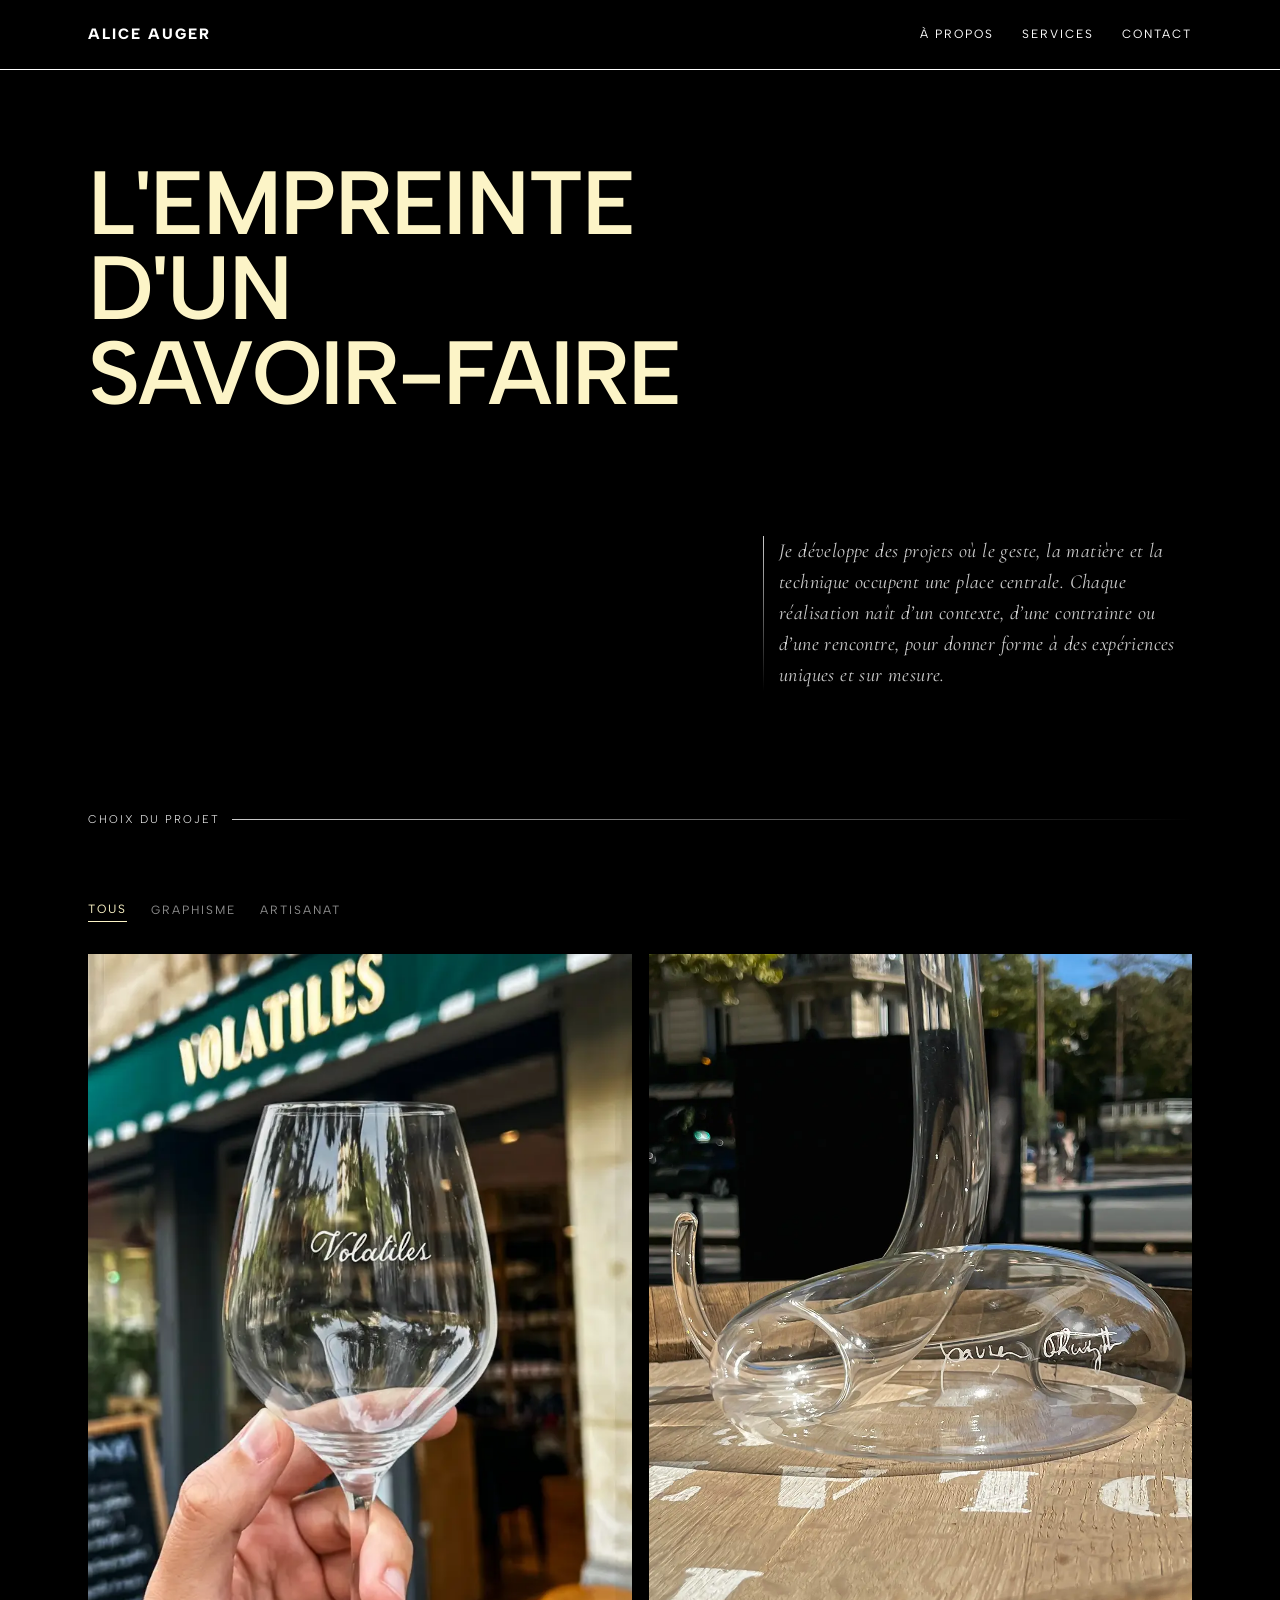
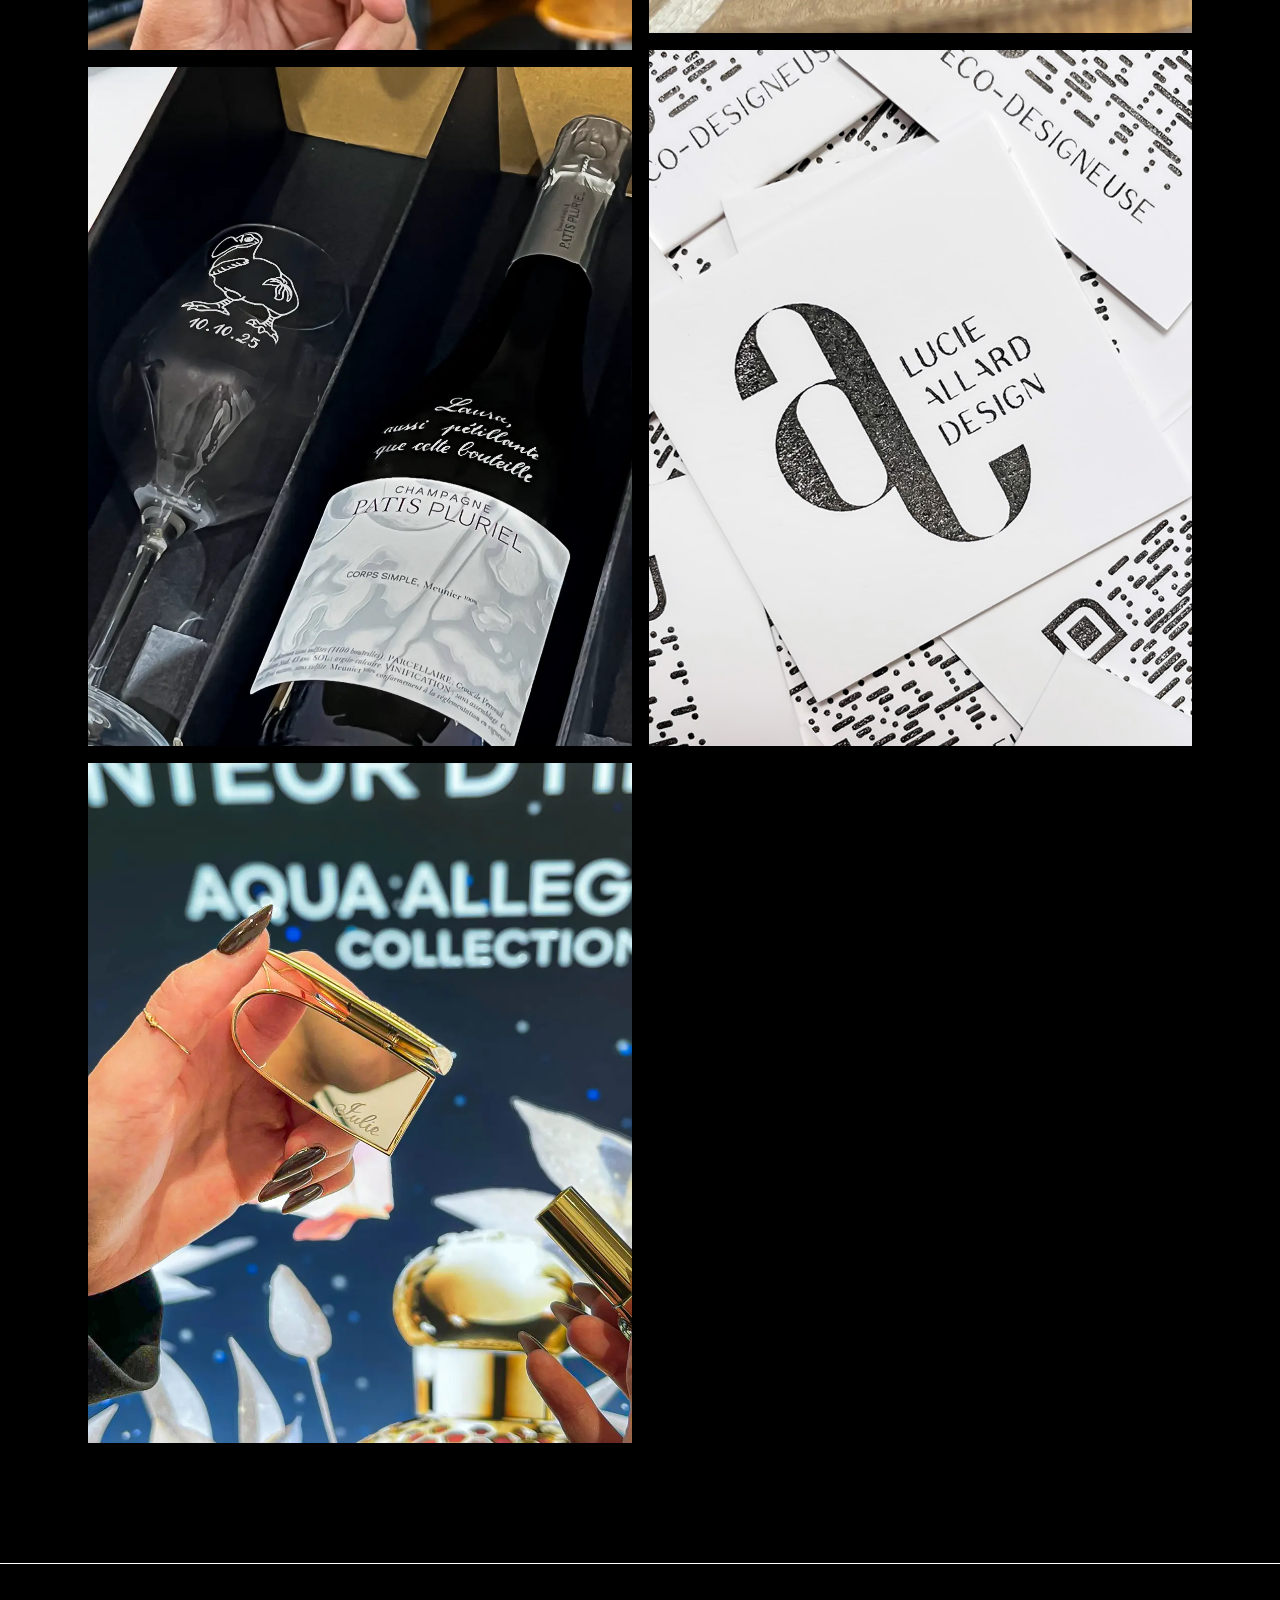
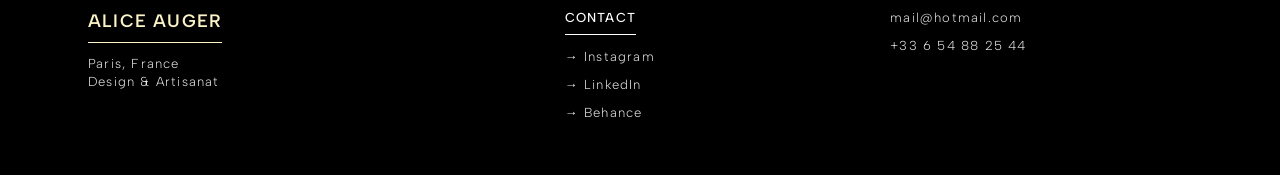
<file: index.html>
<!DOCTYPE html>
<html lang="fr">

<head>
    <meta charset="UTF-8">
    <meta name="viewport" content="width=device-width, initial-scale=1.0">
    <title>Accueil | Alice Auger</title>
    <link rel="stylesheet" href="css/style.css">
</head>


<body>
    <div class="progress-bar"></div>
    <header>
        <div class="logo">
            <div class="reveal-mask">
                <div class="reveal-logo">ALICE AUGER</div>
            </div>
        </div>

        <input type="checkbox" id="burger-check">
        <label for="burger-check" class="hamburger" aria-label="Ouvrir le menu">
            <span class="bar"></span>
            <span class="bar"></span>
            <span class="bar"></span>
        </label>

        <nav aria-label="Navigation principale">
            <a href="sections.html">À PROPOS</a>
            <a href="sections2.html">SERVICES</a>
            <a href="sections3.html">CONTACT</a>
        </nav>
    </header>



    <main>
        <section class="hero">
            <h1 class="hero-title">
                <span class="reveal-mask">
                    <span class="reveal-text">
                        L'empreinte <br>
                        d'un <br>savoir-faire
                    </span>
                </span>
            </h1>

            <div class="hero-details">
                <div class="hero-col-left"></div>
                <div class="hero-col-right">
                    <div class="divider-line2"></div>

                    <div class="reveal-mask">
                        <p class="reveal-text">
                            Je développe des projets où le geste, la matière et la technique occupent une place
                            centrale. Chaque réalisation naît d’un contexte, d’une contrainte ou d’une rencontre, pour
                            donner forme à des expériences uniques et sur mesure. </p>
                        </span>
                    </div>
                </div>
            </div>

            <div class="next-label" id="portfolio">
                <span class="txt-label">CHOIX DU PROJET</span>
                <div class="divider-line"></div>
            </div>
        </section>

        <section class="gallery">
            <div class="filter-nav">
                <button class="filter-btn active" data-filter="all">Tous</button>
                <button class="filter-btn" data-filter="graphisme">Graphisme</button>
                <button class="filter-btn" data-filter="artisanat">Artisanat</button>
            </div>

            <div class="grid-layout">

                <!---------------PROJET N°1. VOLATILES--------------->
                <div class="grid-item item-main événement & artisanat">
                    <a href="projet-page.html?id=volatiles">
                        <img src="image/home/vol-1.webp" loading="lazy"
                            alt="Gravure artisanale réalisée lors d'une animation à la cave à vin Volatiles">
                        <div class="item-overlay">
                            <div class="category">
                                <div class="divider-line3"></div>
                                ÉVÉNEMENT & GRAVURE
                            </div>
                            <div class="project-name">Volatiles
                                <div class="project-date">2025-2026</div>
                            </div>
                        </div>
                    </a>
                </div>

                <!---------------PROJET N°2. CARAFE THUIZAT--------------->
                <div class="grid-item item-side geste et artisanat">

                    <a href="projet-page.html?id=thuizat-carafe">
                        <img src="image/home/thuizat.webp" loading="lazy" alt="gravure signature">
                        <div class="item-overlay">
                            <div class="category">
                                <div class="divider-line3"></div>
                                DESIGN & GRAVURE
                            </div>
                            <div class="project-name">Gravure <br> Carafe Riedel
                                <div class="project-date">2025</div>
                            </div>
                        </div>
                    </a>
                </div>
                <!---------------PROJET N°3. LUCIE--------------->
                <div class="grid-item item-main graphisme & système">
                    <a href="projet-page.html?id=lucie-allard">
                        <img src="image/home/logo1.jpg" loading="lazy" alt="Identité visuelle créée pour Lucie Allard Design">

                        <div class="item-overlay">
                            <div class="category">
                                <div class="divider-line3"></div>
                                IDENTITÉ VISUELLE
                            </div>

                            <div class="project-info-bottom">
                                <div class="project-name">Lucie Allard Design</div>
                                <div class="project-date">2024</div>
                            </div>
                        </div>
                    </a>
                </div>
                <!---------------PROJET N°8. HIBOU----------
                <div class="grid-item item-main graphisme et expérimentation">
                    <a href="projet-page.html?id=archi-lucas">
                        <img src="image/home/archi2.webp" alt="design graphique et illustration">
                        <div class="item-overlay">
                            <div class="category">
                                <div class="divider-line3"></div>
                                GRAPHISME & ILLUSTRATION
                            </div>
                            <div class="project-name">L'archimede
                                <div class="project-date">2022</div>
                            </div>
                        </div>
                    </a>
                </div>----->
                <!---------------PROJET N°5. GRAVURE PERSO--------------->
                <div class="grid-item item-side geste et artisanat">
                    <a href="projet-page.html?id=perso">
                        <img src="image/home/client-illu(3).webp" loading="lazy" alt="design perso gravure">
                        <div class="item-overlay">
                            <div class="category">
                                <div class="divider-line3"></div>
                                RECHERCHE & CREATION
                            </div>
                            <div class="project-name">Design & Artisanat
                                <div class="project-date">depuis 2024</div>
                            </div>
                        </div>
                    </a>
                </div>


                <!---------------PROJET N°4. JAAJ----------
                <div class="grid-item item-side design et système">
                    <a href="projet-page.html?id=jaaj-ttf">
                        <img src="image/home/jaaj-2.webp" loading="lazy" alt="jaaj-ttf">
                        <div class="item-overlay">
                            <div class="category">
                                <div class="divider-line3"></div>
                                DESIGN TYPOGRAPHIQUE
                            </div>
                            <div class="project-name">Jaaj.ttf
                                <div class="project-date">2019</div>
                            </div>
                        </div>
                    </a>
                </div>
----->

                <!---------------PROJET N°6. LIRE-----------
                <div class="grid-item item-side graphisme">
                    <a href="projet-page.html?id=memoire">
                        <img src="image/home/id.webp" loading="lazy" alt="design d'interface">
                        <div class="item-overlay">
                            <div class="category">
                                <div class="divider-line3"></div>
                                DESIGN GRAPHIQUE & NUMERIQUE
                            </div>
                            <div class="project-name">I DO.
                                <div class="project-date">2019-2021</div>
                            </div>
                        </div>
                    </a>
                </div>---->
                <!---------------PROJET N°7. LVMH--------------->
                <div class="grid-item item-side artisanat">
                    <a href="projet-page.html?id=lvmh">
                        <img src="image/home/anim-calli(1).webp" loading="lazy" alt="gravure boutique paris">
                        <div class="item-overlay">
                            <div class="category">
                                <div class="divider-line3"></div>
                                ANIMATION GRAVURE
                            </div>
                            <div class="project-name">Partout à Paris
                                <div class="project-date">depuis 2019</div>
                            </div>
                        </div>
                    </a>
                </div>



            </div>
        </section>
    </main>

    <footer>
        <div class="footer-wrap">
            <div class="f-col">
                <div class="f-logo">ALICE AUGER</div>
                <p class="f-sub">Paris, France<br>Design & Artisanat</p>
            </div>
            <div class="f-col ">
                <h2 class="f-title">CONTACT</h1>
                    <a href="#">→ Instagram</a>
                    <a href="#">→ LinkedIn</a>
                    <a href="#">→ Behance</a>
            </div>
            <div class="f-col1">
                <p>mail@hotmail.com</p>
                <p>+33 6 54 88 25 44</p>

            </div>
        </div>
    </footer>
    <script src="js/data.js"></script>
    <script src="js/script.js"></script>
</body>

</html>
</file>
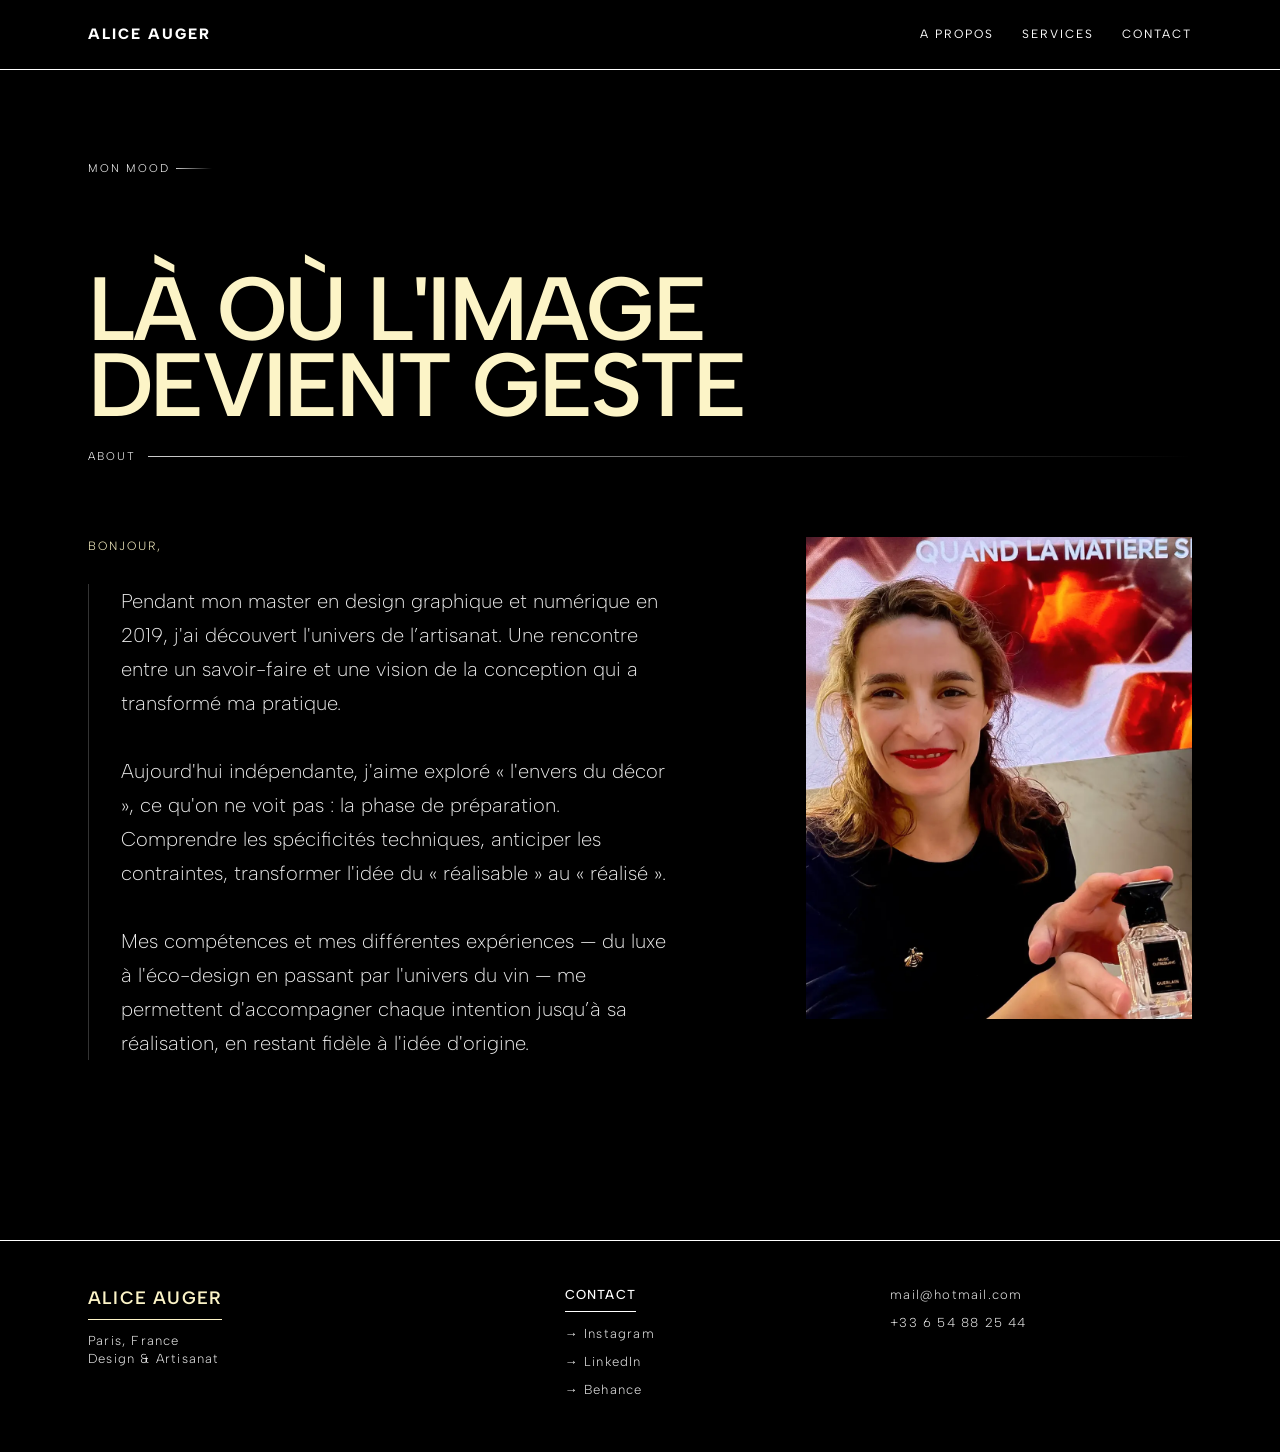
<file: sections.html>
<!DOCTYPE html>
<html lang="fr">

<head>
    <meta charset="UTF-8">
    <meta name="viewport" content="width=device-width, initial-scale=1.0">
    <title>Nom du Projet | Alice Auger</title>
    <link rel="stylesheet" href="css/style.css">
    <link rel="stylesheet" href="css/projet-page.css">
    <link rel="stylesheet" href="css/sections.css">

</head>

<body>
    <div class="progress-bar"></div>
    <header>
        <div class="logo">
            <div class="reveal-mask">
                <a href="index.html">
                    <div class="reveal-logo">ALICE AUGER</div>
                </a>
            </div>
        </div>

        <input type="checkbox" id="burger-check">
        <label for="burger-check" class="hamburger">
            <span class="bar"></span>
            <span class="bar"></span>
            <span class="bar"></span>
        </label>

        <nav>
            <a href="#">A PROPOS</a>
            <a href="sections2.html">SERVICES</a>
            <a href="sections3.html">CONTACT</a>
        </nav>
    </header>

    <main>
   

        <section class="hero about-hero">
            <div class="about-title-area">
                <div class="about-title">
                    <div class="reveal-mask">
                        <div class="category about-category">
                            MON MOOD <div class="divider-line3"></div>
                        </div>
                    </div>
                    <div class="reveal-mask">
                        <div class="about-name name-project reveal-text">
                            Là où l'image <br>devient geste
                        </div>
                    </div>
                </div>

            </div>

            </div>
            <div class="next-label">
                <span class="txt-label">ABOUT</span>
                <div class="divider-line"></div>
            </div>
        </section>

        <section class="about-content-section">
            <div class="about-grid">
                <div class="about-text-block">
                    <h2 class="details-title">Bonjour,</h2>
                    <div class="inner-text-content">
                        <p>
                            Pendant mon master en design graphique et numérique en 2019, j'ai découvert l'univers de
                            l’artisanat. Une rencontre entre un savoir-faire et une vision de la conception qui a
                            transformé ma pratique.<br><br>

                            Aujourd'hui indépendante, j'aime exploré « l'envers du décor », ce qu'on ne voit pas :
                            la phase de préparation. Comprendre les spécificités techniques, anticiper les contraintes,
                            transformer l'idée du « réalisable » au « réalisé ».
<br><br>
                            Mes compétences et mes différentes expériences — du luxe à l'éco-design en passant par
                            l'univers du vin — me permettent d'accompagner chaque intention jusqu’à sa réalisation, en restant fidèle à l'idée d'origine.

                        </p>
                    </div>
                </div>

                <div class="about-image-block">
                    <img src="image/nav/glh-1.webp" alt="Studio View">
                </div>
            </div>
        </section>
  
    </main>
    <footer>
        <div class="footer-wrap">
            <div class="f-col">
                <div class="f-logo">ALICE AUGER</div>
                <p class="f-sub">Paris, France<br>Design & Artisanat</p>
            </div>
            <div class="f-col ">
                <h1 class="f-title">CONTACT</h1>
                <a href="#">→ Instagram</a>
                <a href="#">→ LinkedIn</a>
                <a href="#">→ Behance</a>
            </div>
            <div class="f-col1">
                <p>mail@hotmail.com</p>
                <p>+33 6 54 88 25 44</p>

            </div>
        </div>
    </footer>
    <script src="js/data.js"></script>
    <script src="js/script.js"></script>
    <script src="js/projet-manager.js"></script>

</body>

</html>
</file>
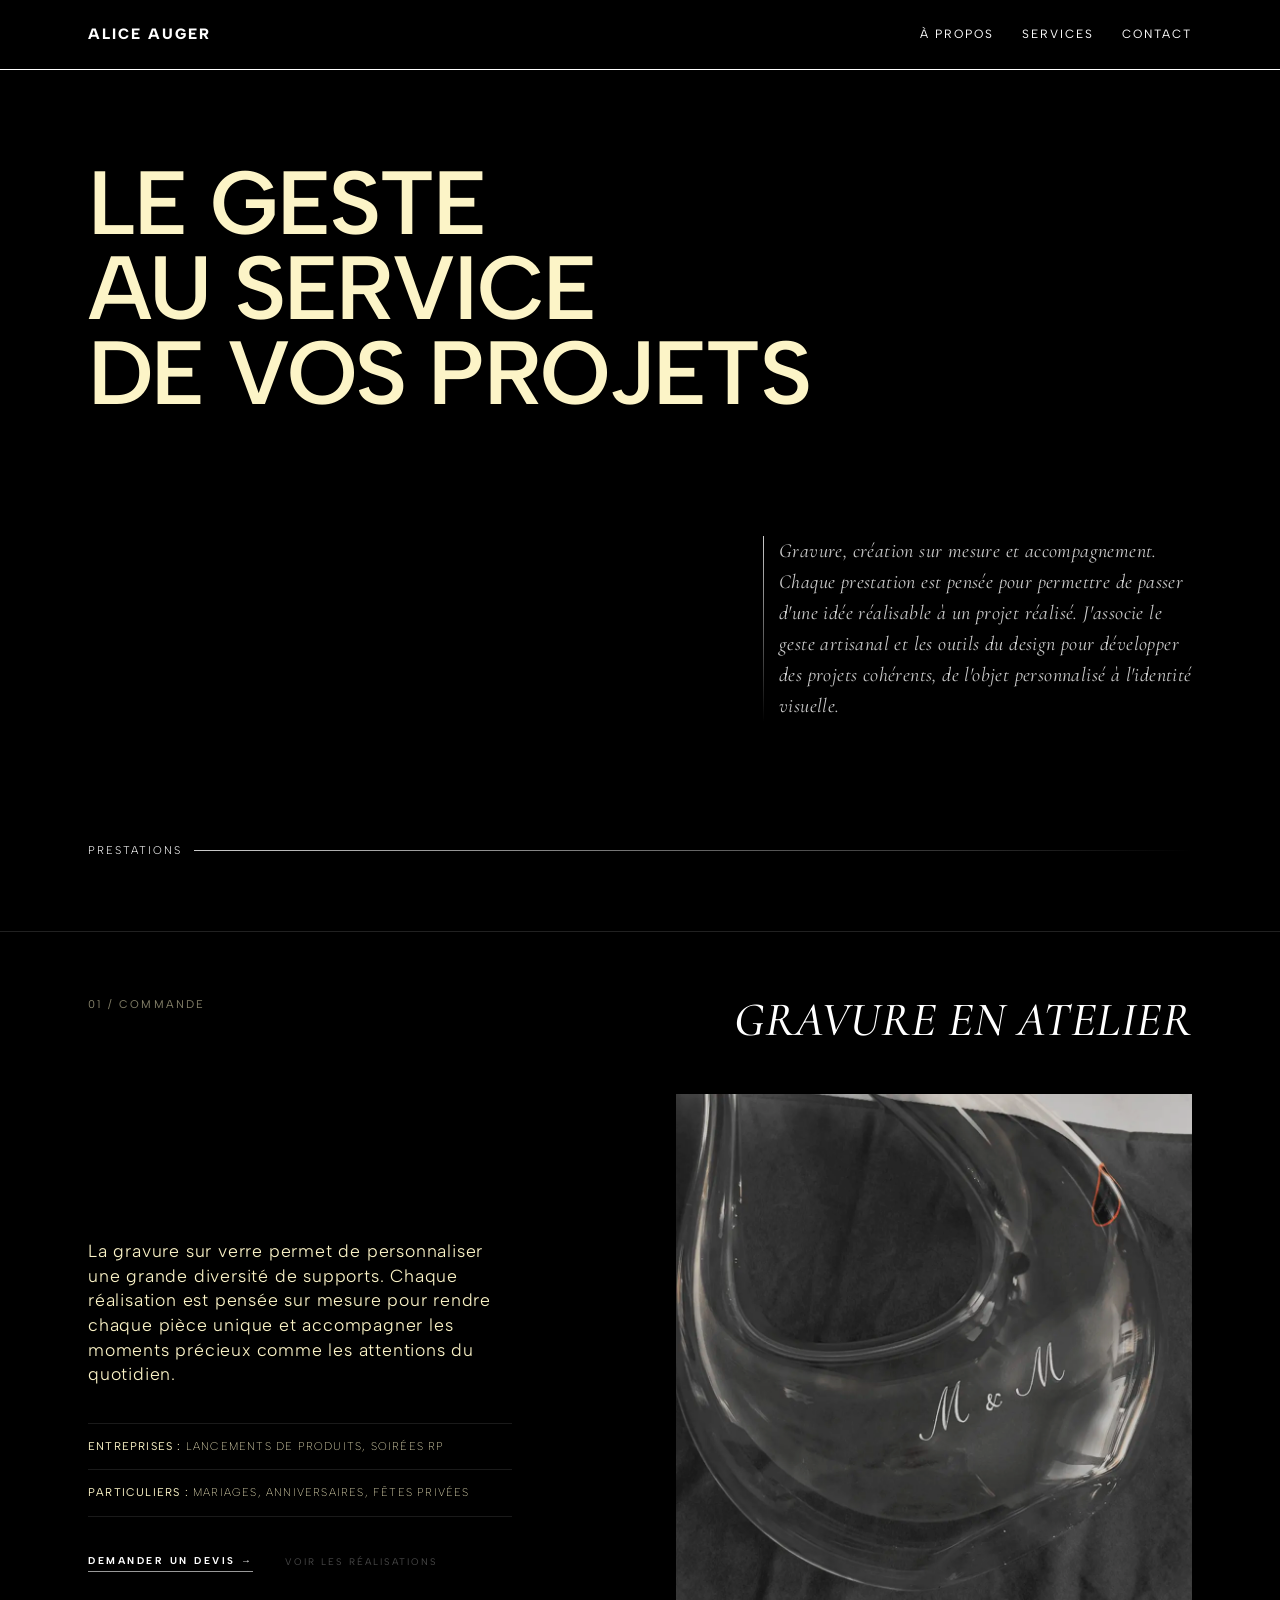
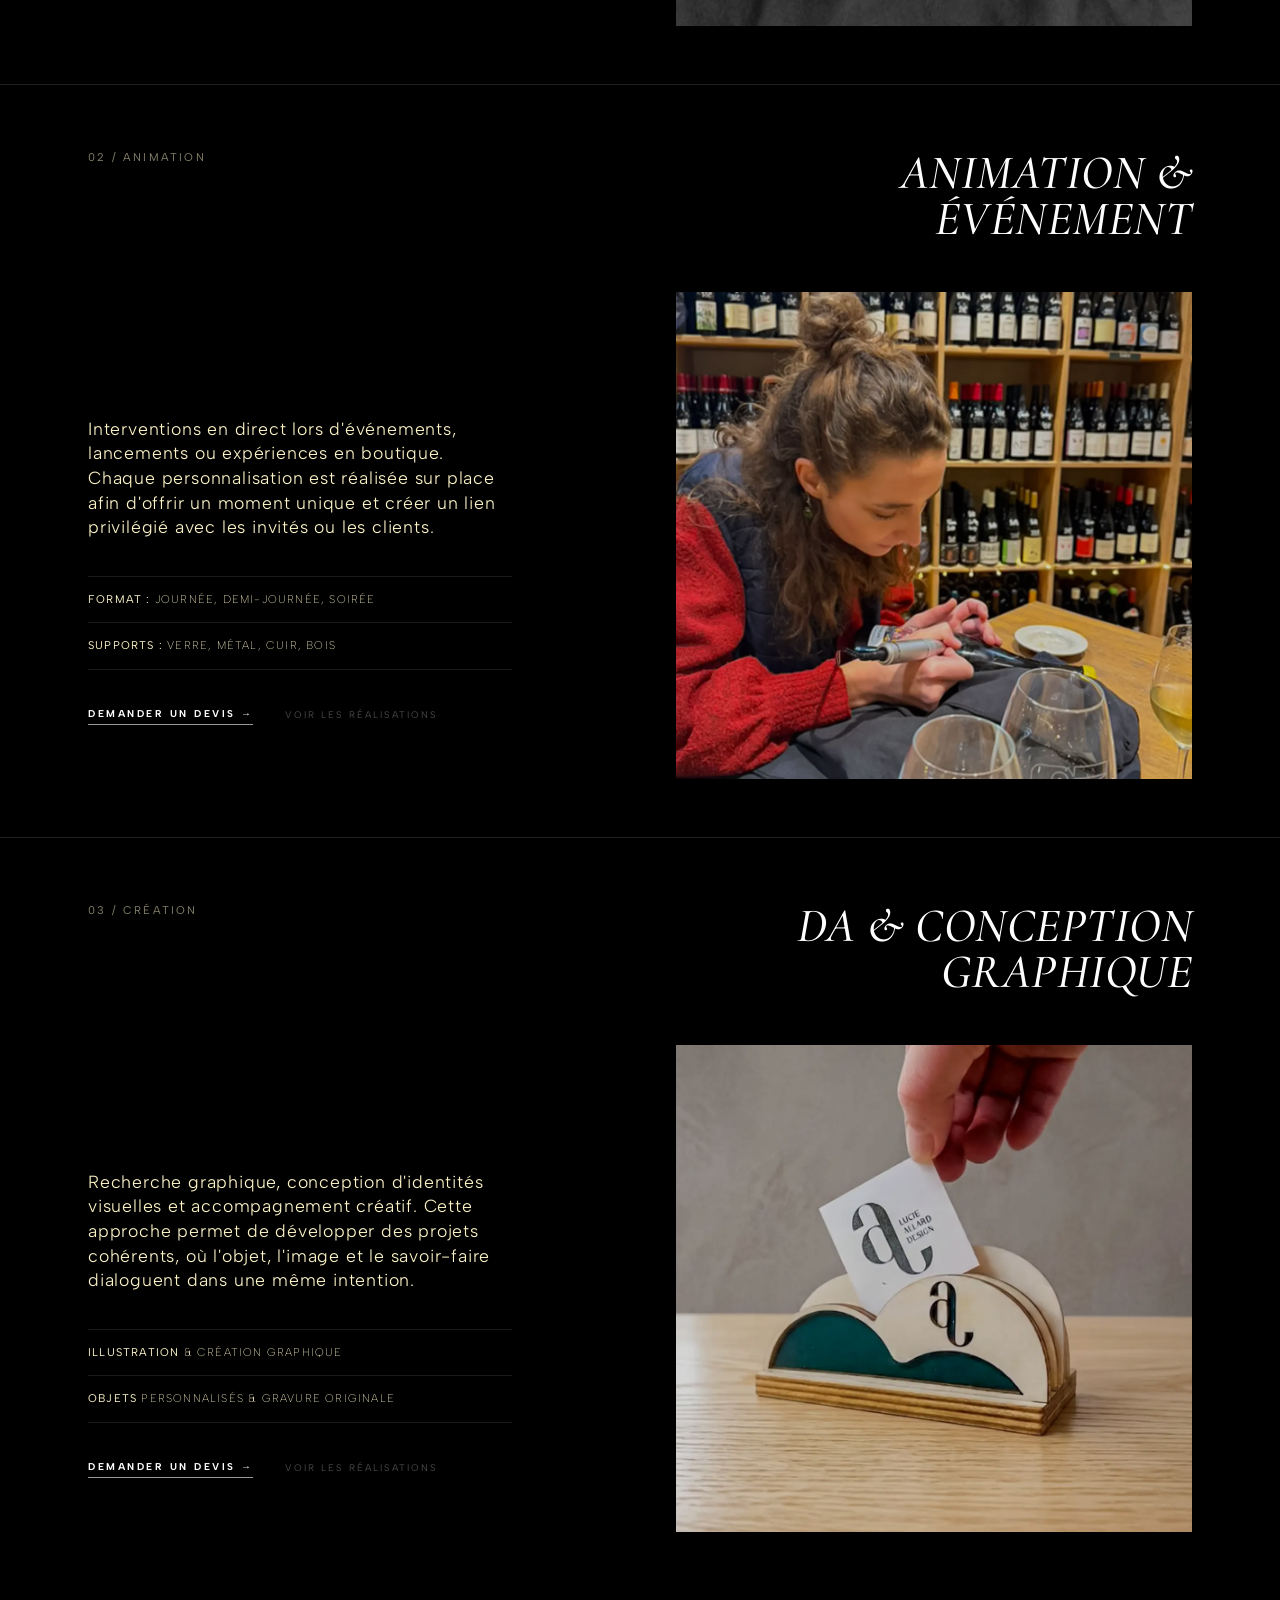
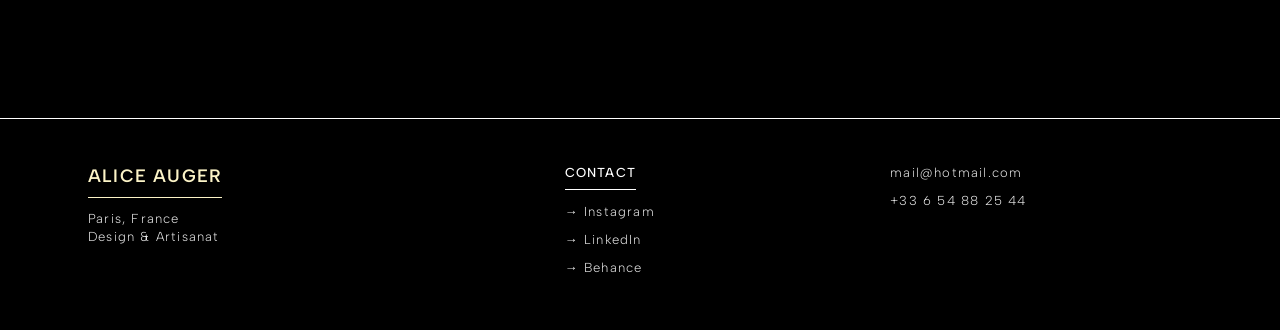
<file: sections2.html>
<!DOCTYPE html>
<html lang="fr">

<head>
    <meta charset="UTF-8">
    <meta name="viewport" content="width=device-width, initial-scale=1.0">
    <title>Services | Alice Auger</title>
    <link rel="stylesheet" href="css/style.css">
    <link rel="stylesheet" href="css/projet-page.css">
    <link rel="stylesheet" href="css/sections2.css">
</head>

<body>
    <div class="progress-bar"></div>
    <header>
        <div class="logo">
            <div class="reveal-mask">
                <a href="index.html">
                    <div class="reveal-logo">ALICE AUGER</div>
                </a>
            </div>
        </div>

        <input type="checkbox" id="burger-check">
        <label for="burger-check" class="hamburger">
            <span class="bar"></span>
            <span class="bar"></span>
            <span class="bar"></span>
        </label>

        <nav>
            <a href="sections.html">À PROPOS</a>
            <a href="services.html">SERVICES</a>
            <a href="contact.html">CONTACT</a>
        </nav>
    </header>

    <main>

        <section class="hero">
            <h1 class="hero-title">
                <span class="reveal-mask">
                    <span class="reveal-text">
                        Le geste <br>
                        au service <br>
                        de vos projets
                    </span>
                </span>
            </h1>

            <div class="hero-details">
                <div></div>
                <div class="hero-col-right">
                    <div class="divider-line2"></div>
                    <div class="reveal-mask">
                        <p class="reveal-text">
                            Gravure, création sur mesure et accompagnement.
                            Chaque prestation est pensée pour permettre de passer d'une idée réalisable à un projet
                            réalisé.
                            J'associe le geste artisanal et les outils du design pour développer des projets cohérents,
                            de l'objet personnalisé à l'identité visuelle.
                        </p>
                    </div>
                </div>
            </div>

            <div class="next-label">
                <span class="txt-label">PRESTATIONS</span>
                <div class="divider-line"></div>
            </div>
        </section>

        <section class="services-section">

            <!-- 01 -->
            <article class="service-block">
                <div class="service-left">
                    <p class="service-eyebrow">01 / Commande</p>
                    <div class="service-spacer"></div>
                    <div class="service-body">
                        <p class="service-desc">
                            La gravure sur verre permet de personnaliser une grande diversité de supports.

                            
                             
                            
                            Chaque réalisation est pensée sur mesure pour rendre chaque pièce unique
                            et accompagner les moments précieux comme les attentions du quotidien.


                        </p>
                        <ul class="service-tags">
                            <li><strong>Entreprises :</strong> lancements de produits, soirées RP</li>
                            <li><strong>Particuliers :</strong> mariages, anniversaires, fêtes privées</li>
                        </ul>
                        <div class="service-ctas">
                            <a href="contact.html" class="cta-primary">Demander un devis →</a>
                            <a href="#" class="cta-secondary">Voir les réalisations</a>
                        </div>
                    </div>
                </div>
                <div class="service-right">
                    <h2 class="service-title">Gravure en atelier</h2>
                    <div class="service-image">
                        <img src="image/nav/carafe-MM.webp" alt="Gravure en atelier">
                    </div>
                </div>
            </article>

            <!-- 02 -->
            <article class="service-block">
                <div class="service-left">
                    <p class="service-eyebrow">02 / Animation</p>
                    <div class="service-spacer"></div>
                    <div class="service-body">
                        <p class="service-desc">
                            Interventions en direct lors d'événements, lancements ou expériences en boutique.
                            Chaque personnalisation est réalisée sur place afin d'offrir un moment unique et créer un
                            lien privilégié avec les invités ou les clients.
                        </p>
                        <ul class="service-tags">
                            <li><strong>Format :</strong> journée, demi-journée, soirée</li>
                            <li><strong>Supports :</strong> verre, métal, cuir, bois</li>
                        </ul>
                        <div class="service-ctas">
                            <a href="contact.html" class="cta-primary">Demander un devis →</a>
                            <a href="#" class="cta-secondary">Voir les réalisations</a>
                        </div>
                    </div>
                </div>
                <div class="service-right">
                    <h2 class="service-title">Animation & événement</h2>
                    <div class="service-image">
                        <img src="image/nav/noel-5.webp" alt="Animation événementielle">
                    </div>
                </div>
            </article>

            <!-- 03 -->
            <article class="service-block">
                <div class="service-left">
                    <p class="service-eyebrow">03 / Création</p>
                    <div class="service-spacer"></div>
                    <div class="service-body">
                        <p class="service-desc">
                            Recherche graphique, conception d'identités visuelles et accompagnement créatif.
                            Cette approche permet de développer des projets cohérents, où l'objet, l'image et le
                            savoir-faire dialoguent dans une même intention.
                        </p>
                        <ul class="service-tags">
                            <li><strong>Illustration</strong> & création graphique</li>
                            <li><strong>Objets</strong> personnalisés & gravure originale</li>
                        </ul>
                        <div class="service-ctas">
                            <a href="contact.html" class="cta-primary">Demander un devis →</a>
                            <a href="#" class="cta-secondary">Voir les réalisations</a>
                        </div>
                    </div>
                </div>
                <div class="service-right">
                    <h2 class="service-title"> DA & CONCEPTION GRAPHIQUE</h2>
                    <div class="service-image">
                        <img src="image/nav/lucie-2.webp" alt="Design et création">
                    </div>
                </div>
            </article>



        </section>

    </main>

    <footer>
        <div class="footer-wrap">
            <div class="f-col">
                <div class="f-logo">ALICE AUGER</div>
                <p class="f-sub">Paris, France<br>Design & Artisanat</p>
            </div>

            <div class="f-col">
                <h2 class="f-title">CONTACT</h2>
                <a href="#">→ Instagram</a>
                <a href="#">→ LinkedIn</a>
                <a href="#">→ Behance</a>
            </div>

            <div class="f-col1">
                <p>mail@hotmail.com</p>
                <p>+33 6 54 88 25 44</p>
            </div>
        </div>
    </footer>

    <script src="js/data.js"></script>
    <script src="js/script.js"></script>
    <script src="js/projet-manager.js"></script>
</body>

</html>
</file>
<file: css/style.css>
/* ==========================================================================
   --------------- POLICES-------------
   ========================================================================== */
@font-face {
    font-family: 'Albert Sans';
    src: url('../font/AlbertSans-VariableFont_wght.ttf') format('truetype');
    font-weight: 100 900;
    font-style: normal;
    font-display: swap
}

@font-face {
    font-family: 'Albert Sans';
    src: url('../font/AlbertSans-Italic-VariableFont_wght.ttf') format('truetype');
    font-weight: 100 900;
    font-style: italic;
    font-display: swap
}

@font-face {
    font-family: 'Cormorant Garamond';
    src: url('../font/CormorantGaramond-VariableFont_wght.ttf') format('truetype');
    font-weight: 100 900;
    font-style: normal;
    font-display: swap
}

@font-face {
    font-family: 'Cormorant Garamond';
    src: url('../font/CormorantGaramond-Italic-VariableFont_wght.ttf') format('truetype');
    font-weight: 100 900;
    font-style: italic;
    font-display: swap
}

/* ==========================================================================
   --------------- VARIABLES ------------- 
   ========================================================================== */
:root {
    --bg-color: #0a0a0a;
    --black: #000000;
    --white: #FFFFFF;
    --text-color: #FCF4C7;
    --hover-color: #868686;
    --border-color: rgba(255, 255, 255, 1);

    --line: linear-gradient(to right, rgba(255, 255, 255, 0.8), transparent);
    --line1: linear-gradient(to left, rgba(0, 0, 0, 0.8), transparent);
    --line2: linear-gradient(to bottom, rgba(255, 255, 255, 0.8), transparent);

    --font-serif: 'Cormorant Garamond';
    --font-sans: 'Albert Sans';

    --pad-sm: 22px;
    --pad-md: 48px;
    --pad-lg: 88px;
    --container: 1200px;

    --fs-h1: clamp(2.4rem, 7vw, 5.6rem);
    --fs-h2: clamp(1.05rem, 1.6vw, 1.25rem);
    --fs-body: clamp(0.95rem, 0.9vw, 1.05rem);
    --fs-meta: clamp(0.75rem, 0.7vw, 0.9rem);
    --proj-h1: clamp(3rem, 6vw, 4.6rem);
    --proj-meta: clamp(0.6rem, 1vw, 0.8rem);
}

/* ==========================================================================
   --------------- STRUCTURE (BASE MOBILE-FIRST) ------------- 
   ========================================================================== */
* {
    margin: 0;
    padding: 0;
    box-sizing: border-box;
}

html {
    scroll-behavior: smooth;
    -webkit-text-size-adjust: 100%;

}

body {
    background-color: var(--black);
    color: var(--white);
    font-family: var(--font-sans);
    font-size: var(--fs-body);
    line-height: 1.55;
    overflow-x: hidden;
}

a,
button {
    text-decoration: none;
    background: none;
    border: none;
    color: inherit;
    font: inherit;
}

img,
picture,
video {
    display: block;
    max-width: 100%;
}

.progress-bar {
    position: fixed;
    top: 70px;
    left: 0;
    width: 0%;
    height: 4px;
    background-color: var(--text-color);
    opacity: 0.9;
    z-index: 9999;
}

.container {
    max-width: var(--container);
    margin-inline: auto;
}

.page-pad {
    padding-inline: var(--pad-sm);
}

@media (min-width: 768px) {
    .page-pad {
        padding-inline: var(--pad-md);
    }
}

@media (min-width: 1280px) {
    .page-pad {
        padding-inline: var(--pad-lg);
    }
}

/* ==========================================================================
   --------------- 0. SECTION HEADER (MOBILE-FIRST) ------------- 
   ========================================================================== */
header {
    position: fixed;
    top: 0;
    width: 100%;
    height: 70px;
    padding: 0 var(--pad-sm);
    display: flex;
    justify-content: space-between;
    align-items: center;
    border-bottom: 1px solid white;
    z-index: 1000;
    background: var(--black);
}

.logo {
    font-weight: 800;
    font-size: 15px;
    letter-spacing: 2px;
}

.reveal-logo {
    display: inline-block;
    opacity: 0;
    transform: translateY(-8px);

    animation: revealLogo 1s cubic-bezier(0.25, 1, 0.5, 1) forwards;
    animation-delay: 0.2s;

    will-change: transform, opacity;
}

@keyframes revealLogo {
    from {
        opacity: 0;
        transform: translateY(-8px);
    }

    to {
        opacity: 1;
        transform: translateY(0);
    }
}

/* Style de base de la Navigation : Écran Mobile */
header nav {
    position: fixed;
    top: 0;
    left: 0;
    width: 100%;
    height: 70px;
    background: var(--black);

    display: flex;
    align-items: center;
    justify-content: flex-end;

    padding-right: 70px;
    gap: 20px;

    clip-path: ellipse(0% 150% at 100% 50%);
    overflow: hidden;

    transition: clip-path 0.8s cubic-bezier(0.65, 0, 0.35, 1);

    z-index: 1050;
    pointer-events: none;
}

header nav a {
    color: var(--white);
    text-decoration: none;
    font-size: 10px;
    letter-spacing: 1px;
    font-weight: 400;
    margin-left: 0;
    padding-right: 10px;
    display: inline-block;
    opacity: 0;
    will-change: transform, opacity;
    transform: translateY(-8px);
    animation: revealNAV 1s cubic-bezier(0.25, 1, 0.5, 1) forwards;
    animation-delay: 0.2s;
}

header nav a:nth-child(1) {
    animation-delay: 0.4s;
}

header nav a:nth-child(2) {
    animation-delay: 0.5s;
}

header nav a:nth-child(3) {
    animation-delay: 0.6s;
}

@keyframes revealNAV {
    from {
        opacity: 0;
        transform: translateY(-8px);
    }

    to {
        opacity: 1;
        transform: translateY(0);
    }
}

nav a:hover {
    color: var(--text-color);
    font-weight: 600;
}

/* Menu Burger Mobile obligatoire */
#burger-check,
.hamburger {
    display: none;
}

.hamburger {
    display: flex;
    flex-direction: column;
    justify-content: space-between;
    width: 24px;
    height: 13px;
    cursor: pointer;
    z-index: 1100;
    position: relative;
}

.bar {
    width: 100%;
    height: 1px;
    background-color: var(--white);
    transition: all 0.4s ease;
}

#burger-check:checked~nav {
    clip-path: ellipse(150% 150% at 100% 50%);
    pointer-events: auto;
}

#burger-check:checked~.hamburger .bar:nth-child(1) {
    transform: translateY(8px) rotate(45deg);
}

#burger-check:checked~.hamburger .bar:nth-child(2) {
    opacity: 0;
}

#burger-check:checked~.hamburger .bar:nth-child(3) {
    transform: translateY(-9px) rotate(-45deg);
}

/* --- ADAPTATION DESKTOP POUR LE HEADER --- */
@media (min-width: 768px) {
    header {
        padding: 0 var(--pad-md);
    }

    .hamburger,
    #burger-check {
        display: none !important;
    }

    header nav {
        position: static;
        width: auto;
        height: auto;
        background: transparent;
        display: flex;
        padding-right: 0;
        gap: 0;
        clip-path: none;
        pointer-events: auto;
    }

    header nav a {
        font-size: 12px;
        margin-left: 28px;
        letter-spacing: 2px;
        padding-right: 0;
        transform: none;
   
    }
}

@media (min-width: 1024px) {
    nav a {
        margin-left: 45px;
    }
}

@media (min-width: 1280px) {
    header {
        padding: 0 var(--pad-lg);
    }
}

/* ==========================================================================
   --------------- 1. SECTION HERO ------------- 
   ========================================================================== */
.reveal-mask {
    overflow: hidden;
    display: block;
}

.reveal-text {
    display: inline-block;
    opacity: 0;
    transform: translateX(44px);
    animation: revealUp 1.9s cubic-bezier(0.25, 1, 0.5, 1) forwards;
    will-change: transform, opacity;
}

@keyframes revealUp {
    0% {
        opacity: 0;
        transform: translateX(44px);
    }

    100% {
        opacity: 1;
        transform: translateX(0);
    }
}


.hero {
    padding: 120px var(--pad-sm) 48px;
}


h1.hero-title .reveal-text {
    font-family: var(--font-sans);
    font-size: var(--fs-h1);
    line-height: 0.95;
    letter-spacing: -0.02em;
    font-weight: 600;
    text-transform: uppercase;
    color: var(--text-color);
    font-style: normal;
}

.hero-title span {
    font-family: var(--font-serif);
    font-style: italic;
}

.hero-details {
    display: grid;
    grid-template-columns: 1fr;
    gap: 32px;
    margin-top: 72px;
    margin-bottom: 72px;
}

.hero-col-right {
    position: relative;
}

.hero-col-right p {
    position: relative;
    padding-left: 16px;
    width: 100%;
    font-size: var(--fs-h2);
    letter-spacing: 0.02em;
    color: rgba(255, 255, 255, 0.8);
    font-style: italic;
    font-weight: 400;
    line-height: 1.55;
    letter-spacing:0,2px;
    font-family: var(--font-serif);
    margin-bottom: 0;
}

.divider-line {
    width: 0;
    height: 1px;
    background: var(--line);

    animation: extendLine 1.8s cubic-bezier(0.25, 1, 0.5, 1) forwards;
    animation-delay: 0.15s;

    will-change: width;
}

@keyframes extendLine {
    to {
        width: 100%;
    }
}

.divider-line2 {
    content: "";
    position: absolute;
    left: 0;
    top: 0;

    width: 1px;
    height: 0;

    background: var(--line2);

    animation: extendVertical 1.8s cubic-bezier(0.25, 1, 0.5, 1) forwards;
    animation-delay: 0.3s;

    will-change: height;

    z-index: 5;
}

@keyframes extendVertical {
    to {
        height: 100%;
    }
}

.next-label {
    display: flex;
    align-items: center;
    gap: 12px;
}

.txt-label {
    font-family: var(--font-sans);
    font-size: clamp(0.6rem, 1.2vw, 0.7rem);
    font-weight: 300;
    letter-spacing: 2px;
    color: var(--white);
    white-space: nowrap;
    text-transform: uppercase;
}

/* --- ADAPTATION DESKTOP POUR HERO --- */
@media (min-width: 768px) {
    .hero {
        padding: 140px var(--pad-md) 60px;
    }

    .hero-details {
        grid-template-columns: 1.2fr 0.8fr;
        margin-top: 96px;
        margin-bottom: 96px;
    }
}

@media (min-width: 1280px) {
    .hero {
        padding: 160px var(--pad-lg) 72px;
    }

    .hero-details {
        margin-top: 120px;
        margin-bottom: 120px;
    }
}

/* ==========================================================================
   --------------- 2. SECTION GALLERY ------------- 
   ========================================================================== */
.gallery {
    padding: 0 var(--pad-sm);
    margin-bottom: 120px;
    max-width: 1600px;
    margin-inline: auto;
}

.filter-nav {
    opacity: 0;
    transform: translateY(10px);

    transition:
        opacity 0.8s cubic-bezier(0.25, 1, 0.5, 1),
        transform 0.8s cubic-bezier(0.25, 1, 0.5, 1);
    margin-bottom: 32px;
    display: flex;
    flex-wrap: wrap;
    gap: 24px;
}

.filter-nav.is-visible {
    opacity: 1;
    transform: translateY(0);
}

.filter-btn {
    color: var(--white);
    font-family: var(--font-sans);
    font-size: 12px;
    opacity: 0.55;
    transition: 0.2s;
    cursor: pointer;
    text-transform: uppercase;
    letter-spacing: 2px;
}

.filter-btn:hover {
    opacity: 1;
    color: var(--text-color);
}

.filter-btn.active {
    opacity: 1;
    border-bottom: 1px solid var(--text-color);
    color: var(--text-color);
    padding-bottom: 2px;
}

/* Layout de base : Grille mobile en 1 colonne stricte */
.grid-layout {
    display: grid;
    grid-template-columns: 1fr;
    width: 100%;
    gap: 20px;
}

.grid-item {
    position: relative;
    overflow: hidden;
    width: 100%;
    cursor: pointer;

    opacity: 0;
    transform: translateY(12px);

    transition:
        opacity 0.9s cubic-bezier(0.25, 1, 0.5, 1),
        transform 0.9s cubic-bezier(0.25, 1, 0.5, 1);
    display: block;

}

.grid-item img {
    width: 100%;
    height: 100%;
    object-fit: cover;
    object-position: center;
    display: block;
    transition: transform 0.8s cubic-bezier(0.22, 1, 0.36, 1),
        filter 0.8s cubic-bezier(0.22, 1, 0.36, 1);
}

.grid-item a {
    display: block;
    width: 100%;
    height: 100%;
    min-height: 0;

}

/* --- ADAPTATION DESKTOP POUR LA GALERIE --- */
@media (min-width: 768px) {
    .gallery {
        padding: 0 var(--pad-lg);
    }

    /* On utilise un système à deux colonnes équilibrées au lieu de l'auto-fit instable */
    .grid-layout {
        grid-template-columns: repeat(2, 1fr);
        gap: 17px;
    }

    .grid-item {
        aspect-ratio: auto;
        min-height: 320px;
    }

    /* L'item phare prend deux lignes proprement car la structure des colonnes est fixe */
    .item-main {
        grid-row: span 2;
        height: 100%;
    }
}

@media (min-width: 1024px) {
    .grid-item {
        aspect-ratio: auto;

    }

    .gallery {
        padding: 0 var(--pad-lg);
    }
    
}

@media (min-width: 1280px) {}

.grid-item.is-visible {
    opacity: 1 !important;
    transform: translateY(0) !important;
    pointer-events: auto;
}

.grid-item.filtering-out {
    display: none !important;
}

.grid-item.hidden {
    display: none;
}

.grid-item:nth-child(1) {
    transition-delay: 0.1s;
}

.grid-item:nth-child(2) {
    transition-delay: 0.15s;
}

.grid-item:nth-child(3) {
    transition-delay: 0.2s;
}

/* Overlays et textes */
.item-overlay {
    position: absolute;
    inset: 0;
    opacity: 1;
    background: radial-gradient(ellipse at center, rgba(0, 0, 0, 0) 50%, rgba(0, 0, 0, 0.6) 100%);
    display: flex;
    flex-direction: column;
    justify-content: space-between;
    padding: 20px;
    transition: opacity 0.5s ease;
    z-index: 2;
}

.divider-line3 {
    background: var(--line);
    width: 36px;
    height: 1px;
    content: "";
}

.category {
    font-size: clamp(0.55rem, 1.6vw, 0.7rem);
    font-family: var(--font-sans);
    letter-spacing: 2px;
    font-weight: 300;
    text-transform: uppercase;
    display: flex;
    align-items: center;
    gap: 6px;
    margin-bottom: 6px;
}

.project-name {
    font-family: var(--font-sans);
    font-size: clamp(1.6rem, 3.2vw, 2.4rem);
    font-weight: 700;
}

.project-date {
    font-family: var(--font-serif);
    letter-spacing: 1px;
    font-size: var(--fs-meta);
    font-weight: 200;
}

/* Effets au survol sur ordinateur */
@media (hover: hover) and (min-width: 1025px) {
    .grid-item:hover img {
        transform: scale(1.05);
        filter: brightness(0.85);
    }

    .grid-item .item-overlay {
        opacity: 0;
    }

    .grid-item:hover .item-overlay {
        opacity: 1;
    }
}

/* ==========================================================================
   --------------- 3. SECTION FOOTER ------------- 
   ========================================================================== */
footer {
    border-top: 1px solid white;
    padding: 16px var(--pad-sm);
}

.footer-wrap {
    display: grid;
    grid-template-columns: 1fr;
    gap: 24px;
    padding: 20px 0;
    letter-spacing: 1.2px;
}

.f-logo {
    font-size: 18px;
    font-weight: 600;
    margin-bottom: 12px;
    width: fit-content;
    color: var(--text-color);
    border-bottom: 1px solid var(--text-color);
    padding-bottom: 6px;
}

.f-col a {
    color: white;
    text-decoration: none;
    transition: 0.3s;
}

.f-col1 {
    margin-top: 0;
    margin-bottom: 0;
}

.f-sub {
    line-height: 1.4;
}

.f-title {
    font-size: 13px;
    font-weight: 500;
    margin-bottom: 12px;
    width: fit-content;
    color: var(--white);
    border-bottom: 1px solid var(--white);
    padding-bottom: 6px;
}

.footer-wrap a,
.footer-wrap p {
    color: var(--white);
    text-decoration: none;
    font-size: 13px;
    margin-bottom: 8px;
    display: block;
    font-weight: 300;
    opacity: 0.9;
}

/* --- ADAPTATION DESKTOP POUR LE FOOTER --- */
@media (min-width: 768px) {
    footer {
        padding: 20px var(--pad-md);
    }

    .footer-wrap {
        grid-template-columns: 1.5fr 1fr 1fr;
    }
}

@media (min-width: 1280px) {
    footer {
        padding: 24px var(--pad-lg);
    }
}

@media (hover: hover) {
    .f-col a:hover {
        opacity: 0.7;
        transform: translateX(2px);
    }
}

/* ==========================================================================
   --------------- LOGIQUE TAXTILE / NO-HOVER ------------- 
   ========================================================================== */
@media (hover: none) {

    .grid-item:hover img,
    .project-item:hover img {
        transform: none !important;
        opacity: 1 !important;
        filter: none !important;
    }

    .grid-item .item-overlay {
        opacity: 1 !important;
    }

    .next-project-link:hover .next-image-container {
        transform: translate(-50%, -50%) translateX(0) !important;
        opacity: 1 !important;
    }
}
</file>
<file: css/projet-page.css>
/* ==========================================================================
   PROJET-PAGE.CSS — VERSION MOBILE-FIRST
   Cohérent avec styles.css
   ========================================================================== */

/* ==========================================================================
   1. SECTION HERO PROJET
   ========================================================================== */

.project-hero {
    padding: 120px var(--pad-sm) 48px;
}

.project-title-area {
    display: block; /* Mobile : tout empilé verticalement */
    width: 100%;
}

.name-project {
    font-family: var(--font-sans);
    font-size: clamp(2rem, 10vw, 5rem);
    line-height: 0.9;
    letter-spacing: 0.01em;
    font-weight: 600;
    text-transform: uppercase;
    color: var(--text-color);
    margin-bottom: 1.5rem;
    white-space: pre-line;
}

.project-details {
    display: flex;
    flex-direction: column;
    gap: 8px;
    padding-left: 0;
    margin-top: 24px;
}

.reveal-right {
    opacity: 0;
    transform: translateX(100px);
    transition: opacity 1.5s cubic-bezier(0.16, 1, 0.3, 1),
        transform 1.5s cubic-bezier(0.16, 1, 0.3, 1);
    transition-delay: 0.2s;
    /* Délai léger pour laisser le titre apparaître avant */
}

/* État activé par le JS au scroll */
.reveal-right.is-visible {
    opacity: 1;
    transform: translateX(0);
}


.meta-label {
    font-family: var(--font-sans);
    font-size: var(--fs-meta);
    color: #666;
    font-weight: 600;
    text-transform: uppercase;
    letter-spacing: 2px;
}

.meta-value {
    font-family: var(--font-sans);
    font-weight: 300;
    font-size: clamp(0.7rem, 2vw, 0.95rem);
    text-transform: uppercase;
    letter-spacing: 1px;
    margin-bottom: 20px;
}

.description-text {
    width: 80%;
    font-family: var(--font-serif);
    font-style: italic;
    font-size: var(--fs-h2);
    letter-spacing: 1px;
    line-height: 1.40;
    margin-top: 32px;
    margin-bottom: 48px;

}

.description-text p {
    white-space: pre-line;
    font-weight: 350;
    letter-spacing: 1px;
}

/* ==========================================================================
   2. SECTION GALLERY PROJET
   ========================================================================== */



.project-grid {
    padding: 0 var(--pad-sm);
    display: flex;
    flex-direction: column; /* Mobile : une seule colonne */
    gap: 12px;
    width: 100%;
  

}

.project-item {
    width: 100%;
    overflow: hidden;
    background: #121212;
    position: relative;
}

.project-item img,
.project-item video {
    width: 100%;
    height: 100%;
    object-fit: cover;
    display: block;
}

/* Ratios adaptés au mobile */
.project-item.story,
.project-item.portrait,
.project-item.tall {
    aspect-ratio: 4 / 5;
}

.project-item.square {
    aspect-ratio: 1 / 1;
}

.project-item.landscape {
    aspect-ratio: 4 / 3;
}

/* Animation reveal */
.project-grid .reveal-mask {
    opacity: 0;
    transform: translateY(40px);
    transition: all 1s cubic-bezier(0.16, 1, 0.3, 1);
}

.project-grid .reveal-mask.is-visible {
    opacity: 1;
    transform: translateY(0);
}

/* ==========================================================================
   3. BOUTON RETOUR
   ========================================================================== */

.back-btn {
    position: absolute;
    top: 90px;
    left: var(--pad-sm);
    z-index: 100;
    text-decoration: none;
    font-family: var(--font-sans);
    font-size: 10px;
    letter-spacing: 2px;
    color: #a7a6a6;
    display: flex;
    align-items: center;
    gap: 8px;
    transition: opacity 0.3s ease, transform 0.3s ease;
}

/* ==========================================================================
   4. NAVIGATION FIN DE PAGE
   ========================================================================== */

.project-footer-nav {
    padding: 10px var(--pad-sm);
    border-top: 1px solid rgba(255, 255, 255, 0.3);
    margin-top: 48px;
    opacity: 0;
    transform: translateY(40px);
    transition: all 1s cubic-bezier(0.16, 1, 0.3, 1);
}

.project-footer-nav.is-visible {
    opacity: 1;
    transform: translateY(0);
}

.category-index {
    display: flex;
    justify-content: flex-end; /* Mobile : liens alignés à droite */
    align-items: center;
    padding: 20px 0;
    width: 100%;
}

.explore-label {
    display: none; /* Caché sur mobile */
}

.index-links {
    display: flex;
    gap: 20px;
}

.index-links a {
    color: var(--white);
    font-family: var(--font-sans);
    font-size: 10px;
    letter-spacing: 1px;
    opacity: 0.4;
    font-weight: 400;
    text-transform: uppercase;
    transition: 0.3s;
}

.index-links a:hover {
    color: var(--text-color);
    opacity: 1;
}

.index-links a.active {
    opacity: 1;
    border-bottom: 1px solid var(--text-color);
    color: var(--text-color);
    padding-bottom: 2px;
}

/* ==========================================================================
   5. LIEN PROJET SUIVANT
   ========================================================================== */

.next-project-link {
    display: block;
    position: relative;
    text-align: center;
    padding: 72px 0;
    cursor: pointer;
    overflow: hidden;
    margin-bottom: 48px;
    margin-top: 32px;
}

.next-content-wrapper {
    position: relative;
    z-index: 10;
    text-align: center;
}

.meta-next {
    font-family: var(--font-sans);
    font-size: 10px;
    letter-spacing: 4px;
    opacity: 0.7;
    display: block;
    margin-bottom: 16px;
}

.next-title {
    font-size: clamp(1.2rem, 7vw, 2.8rem);
    font-family: var(--font-sans);
    font-weight: 700;
    line-height: 1.1;
    text-transform: uppercase;
}

.next-image-container {
    position: absolute;
    top: 50%;
    left: 50%;
    width: 50vw;
    height: 20vh;
    transform: translate(-50%, -50%) scale(1);
    opacity: 0.7;
    pointer-events: none;
    z-index: -1;
}

.next-image-container img {
    width: 100%;
    height: 100%;
    object-fit: cover;
    filter: brightness(80%) grayscale(10%);
}

/* ==========================================================================
   6. RESPONSIVE — TABLETTE (768px+)
   ========================================================================== */

@media (min-width: 768px) {
    .project-hero {
        padding: 140px var(--pad-md) 60px;
    }

    .project-grid {
        padding: 0 var(--pad-lg);
        column-count: 2;
      gap:12px;
        display: block; /* Nécessaire pour column-count */
    }

    .project-item {
        break-inside: avoid;
        margin-bottom: 12px;
    }

    /* On restaure les vrais ratios sur tablette+ */
    .project-item.story {
        aspect-ratio: 9 / 16;
    }

    .project-item.portrait {
        aspect-ratio: 3 / 4;
    }

    .back-btn {
        left: var(--pad-md);
        top: 100px;
    }

    .project-footer-nav {
        padding: 10px var(--pad-md);
    }

    .category-index {
        justify-content: space-between;
        padding: 30px 0;
    }

    .explore-label {
        display: block;
        font-size: 10px;
        letter-spacing: 3px;
        opacity: 0.5;
        font-weight: 600;
    }

    .index-links {
        gap: 40px;
    }

    .index-links a {
        font-size: 12px;
        letter-spacing: 2px;
    }
}

/* ==========================================================================
   7. RESPONSIVE — DESKTOP (1024px+)
   ========================================================================== */

@media (min-width: 1024px) {
    .project-title-area {
        display: grid;
        grid-template-columns: 1.4fr 0.6fr;
        grid-template-rows: auto auto;
        gap: 40px;
        align-items: start;
    }
        .project-gallery {
        padding: 0 var(--pad-lg);
 
    }
    .project-grid {
     margin-bottom: 18px;
      gap:18px;
    }
    .project-title {
        grid-column: 1;
        grid-row: 1;
    }

    .project-details {
        grid-column: 2;
        grid-row: 1 / 3; /* s'étend sur les deux lignes */
        padding-left: 30px;
        margin-top: 0;
    }

    /* Sortir description-text de hero et le mettre dans la grille */
    .description-text {
        grid-column: 1;
        grid-row: 2;
        width: 100%;
        margin-top: 0;
        margin-bottom: 48px;
    }
}


/* ==========================================================================
   8. RESPONSIVE — GRAND ÉCRAN (1280px+)
   ========================================================================== */

@media (min-width: 1280px) {
    .project-hero {
        padding: 180px var(--pad-lg) 80px;
    }

    .description-text {
 margin-top: 94px; /* était 160px */

    }
}

/* ==========================================================================
   9. EFFETS HOVER (DESKTOP UNIQUEMENT)
   ========================================================================== */

@media (hover: hover) {
    .back-btn:hover {
        color: var(--text-color);
        transform: translateX(-5px);
    }

    .video-gallery {
        cursor: url('../image/on.svg') 16 16, pointer;
        transition: filter 0.3s ease;
    }

    .video-gallery.sound-on {
        cursor: url('../image/off.svg') 16 16, pointer;
    }

    .video-gallery:hover {
        filter: brightness(1.1);
    }
}

@media (hover: hover) and (min-width: 1024px) {
    .next-project-link:hover .next-image-container {
        opacity: 1;
        transform: translate(-50%, -50%) scale(1.05);
    }

    .next-project-link:hover .next-title {
        transform: scale(1.02);
        color: var(--text-color);
    }

    .next-project-link:hover .meta-next {
        opacity: 1;
    }
}

/* ==========================================================================
   10. LOGIQUE TACTILE / NO-HOVER
   ========================================================================== */

@media (hover: none) {
    .next-image-container {
        opacity: 0.8;
    }
}
</file>
<file: css/sections.css>
/* ======================================================
   HERO ABOUT
====================================================== */

.about-hero {
    padding-bottom: 72px;
}

.about-name {
    font-family: var(--font-sans);
    font-size: var(--fs-h1);
    line-height: .85;
    letter-spacing: -.03em;
    font-weight: 600;
    text-transform: uppercase;
    color: var(--text-color);
}

.about-category {
    margin-bottom: 18px;
}


/* ======================================================
   SECTION CONTENU
====================================================== */

.about-content-section {
    padding: 0 var(--pad-sm);
    margin-bottom: 140px;
}

.about-grid {
    display: grid;
    gap: 56px;
}


/* ======================================================
   IMAGE
====================================================== */

.about-image-block {
    overflow: hidden;
}

.about-image-block img {
    width: 100%;
    display: block;
    aspect-ratio: 4 / 5;
    object-fit: cover;
}


/* ======================================================
   TEXTE
====================================================== */

.details-title {
    font-family: var(--font-sans);
    font-size: .75rem;
    font-weight: 300;
    letter-spacing: 2px;
    text-transform: uppercase;
    color: var(--text-color);

    margin-bottom: 28px;
}

.inner-text-content {
    border-left: 1px solid rgba(255,255,255,.2);
    padding-left: 24px;
}

.inner-text-content p {
    font-family: var(--font-sans);
    color: rgba(255,255,255,.92);

    font-size: clamp(1rem,2vw,1.25rem);

    line-height: 1.7;

    font-weight: 250;
}


/* ======================================================
   TABLETTE
====================================================== */

@media (min-width:768px) {

    .about-content-section {
        padding: 0 var(--pad-md);
        margin-bottom: 180px;
    }

    .about-grid {
        gap: 80px;
    }

    .inner-text-content {
        padding-left: 32px;
    }

}


/* ======================================================
   DESKTOP
====================================================== */

@media (min-width:1024px) {

    .about-content-section {
        padding: 0 var(--pad-lg);
    }

    .about-grid {

        grid-template-columns: 1.15fr .85fr;

        gap: 120px;

        align-items: start;
    }

    .about-image-block {

        position: sticky;
        top: 130px;
    }

}


/* ======================================================
   GRAND ECRAN
====================================================== */

@media (min-width:1280px) {

    .about-grid {

        grid-template-columns: 1.2fr .8fr;

        gap: 140px;
    }

}
</file>
<file: css/sections2.css>
/*=========================
SERVICES
=========================*/

.services-section {
    padding: 0;
    margin-bottom: 160px;
}

.service-block {
    border-top: 1px solid rgba(255,255,255,.13);
    display: grid;
    grid-template-columns: 1fr;
    gap: 48px;
    padding: 56px var(--pad-sm) 72px;
}

/* === COLONNE GAUCHE === */
.service-left {
    display: flex;
    flex-direction: column;
    gap: 0;
}

.service-eyebrow {
    font-size: 0.7rem;
    letter-spacing: 2.2px;
    text-transform: uppercase;
      color: #fcf4c786;
    font-weight: 400;
    margin-bottom: 0;
}

.service-spacer {
    flex: 1;
    min-height: 60px;
}

.service-body {
    display: flex;
    flex-direction: column;
    gap: 36px;
}

.service-desc {
    font-family: var(--font-sans);
    font-size: 1.1rem;
    letter-spacing: 0.8px;
      color: var(--text-color);
    line-height: 1.4;
    max-width: 480px;
    font-weight: 340;
}

.service-tags {
    list-style: none;
    display: flex;
    flex-direction: column;
    gap: 0;
    border-top: 1px solid rgba(255,255,255,.1);
}

.service-tags li {
    font-size: .7rem;
    letter-spacing: 1.2px;
    text-transform: uppercase;
    padding: 14px 0;
    border-bottom: 1px solid rgba(255,255,255,.1);
    color: var(--text-color);
    font-weight: 200;
}

.service-tags li strong {
    color: var(--text-color);
    font-weight: 400;
}

.service-ctas {
    display: flex;
    align-items: center;
    gap: 32px;
}

.cta-primary {
    font-size: .62rem;
    letter-spacing: 2.5px;
    text-transform: uppercase;
    color: #fff;
    text-decoration: none;
    border-bottom: 1px solid rgba(255,255,255,.6);
    padding-bottom: 3px;
    font-weight: 700;
    transition: border-color .2s;
}

.cta-primary:hover { border-color: #fff; }

.cta-secondary {
    font-size: .6rem;
    letter-spacing: 2px;
    text-transform: uppercase;
    color: rgba(255,255,255,.28);
    text-decoration: none;
    transition: color .2s;
}

.cta-secondary:hover { color: rgba(255,255,255,.6); }

/* === COLONNE DROITE === */
.service-right {
    display: flex;
    flex-direction: column;
    gap: 0;
}

.service-title {
    font-size: clamp(1.8rem, 4vw, 3.2rem);
    font-family: var(--font-serif);
    font-style: italic;
    line-height: .95;
    text-transform: uppercase;
    font-weight: 500;
    letter-spacing: .01em;
    text-align: right;
    color: #fff;
    padding-bottom: 20px;
}

.service-title em {
    font-family: var(--font-serif);
    font-style: italic;
    font-weight: 500;
}

.service-image {
    height:80vh;
   max-height: 68vh;
   width:100%;
   margin-top: 30px;
    overflow: hidden;
    background: rgba(255,255,255,.04);
}

.service-image img {
    width: 100%;
    height: 100%;
    object-fit: cover;
    display: block;
    filter: brightness(.85);
    transition: transform .8s ease, filter .5s ease;
}

.service-block:hover .service-image img {
    transform: scale(1.025);
    filter: brightness(.93);
}

/* === DESKTOP === */
@media (min-width: 768px) {
    .service-block {
        grid-template-columns: 45% 55%;
        grid-template-rows: 640px;
        gap: 0;
        padding: 0;
        align-items: stretch;
        margin-bottom: 24px;
    }

    .service-left {
        padding: 56px 48px 72px var(--pad-md);
    }

    /* padding sur tous les côtés = espace autour de l'image */
    .service-right {
        display: grid;
        grid-template-rows: auto 1fr;
        padding: 48px var(--pad-md) 48px 80px;
    }

    .service-title {
        font-size: clamp(1.6rem, 3vw, 3rem);
        padding-bottom: 20px;
        text-align: right;
    }

    .service-image {
        aspect-ratio: unset;
        width: 100%;
        height: 100%;
        min-height: 0;
    }
}

@media (min-width: 1280px) {
    .service-block {
        grid-template-rows: 720px;
        margin-bottom: 32px;
    }

    .service-left {
        padding: 64px 64px 80px var(--pad-lg);
    }

    .service-right {
        padding: 66px var(--pad-lg) 56px 100px;
    }

    .service-title {
    font-size: clamp(2rem, 4vw, 3rem);    }
}
</file>
